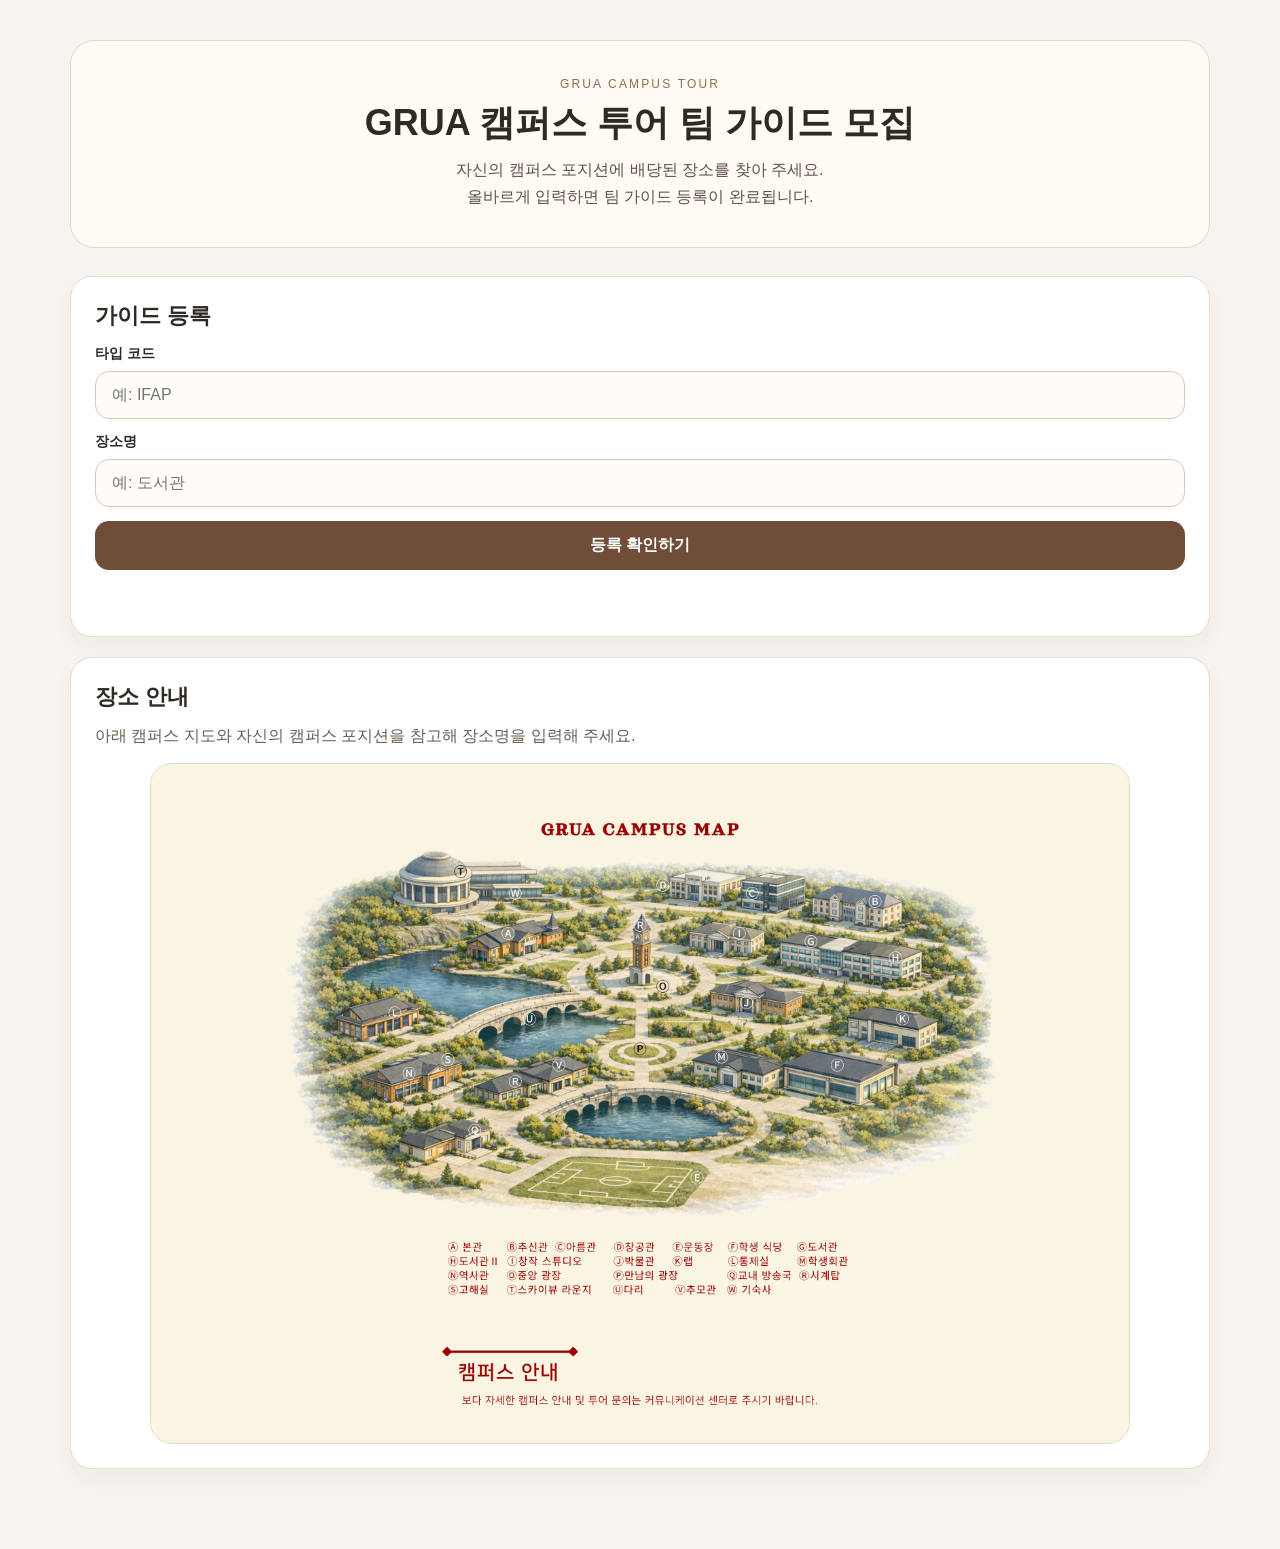
<file: index.html>
<!DOCTYPE html>
<html lang="ko">
<head>
  <meta charset="UTF-8" />
  <meta name="viewport" content="width=device-width, initial-scale=1.0" />
  <title>GRUA 캠퍼스 투어 팀 가이드 모집</title>
  <link rel="stylesheet" href="./assets/style.css" />
</head>
<body>
  <div class="page">
    <header class="hero">
      <p class="eyebrow">GRUA CAMPUS TOUR</p>
      <h1>GRUA 캠퍼스 투어 팀 가이드 모집</h1>
      <p class="hero-desc">
        자신의 캠퍼스 포지션에 배당된 장소를 찾아 주세요.<br />
        올바르게 입력하면 팀 가이드 등록이 완료됩니다.
      </p>
    </header>

    <main class="layout">
      <section class="card">
        <h2>가이드 등록</h2>

        <div class="form-row">
          <label for="typeCode">타입 코드</label>
          <input id="typeCode" type="text" placeholder="예: IFAP" maxlength="4" />
        </div>

        <div class="form-row">
          <label for="placeName">장소명</label>
          <input id="placeName" type="text" placeholder="예: 도서관" />
        </div>

        <button id="submitBtn" class="primary-btn">등록 확인하기</button>

        <div id="messageBox" class="message-box"></div>
      </section>

      <section class="card">
        <h2>장소 안내</h2>
        <p class="section-desc">
          아래 캠퍼스 지도와 자신의 캠퍼스 포지션을 참고해 장소명을 입력해 주세요.
        </p>

        <div class="map-wrap">
          <img src="./assets/campus-map.png" alt="GRUA 캠퍼스 지도" class="campus-map" />
        </div>
      </section>
    </main>
  </div>

  <script src="./assets/app.js"></script>
</body>
</html>
</file>
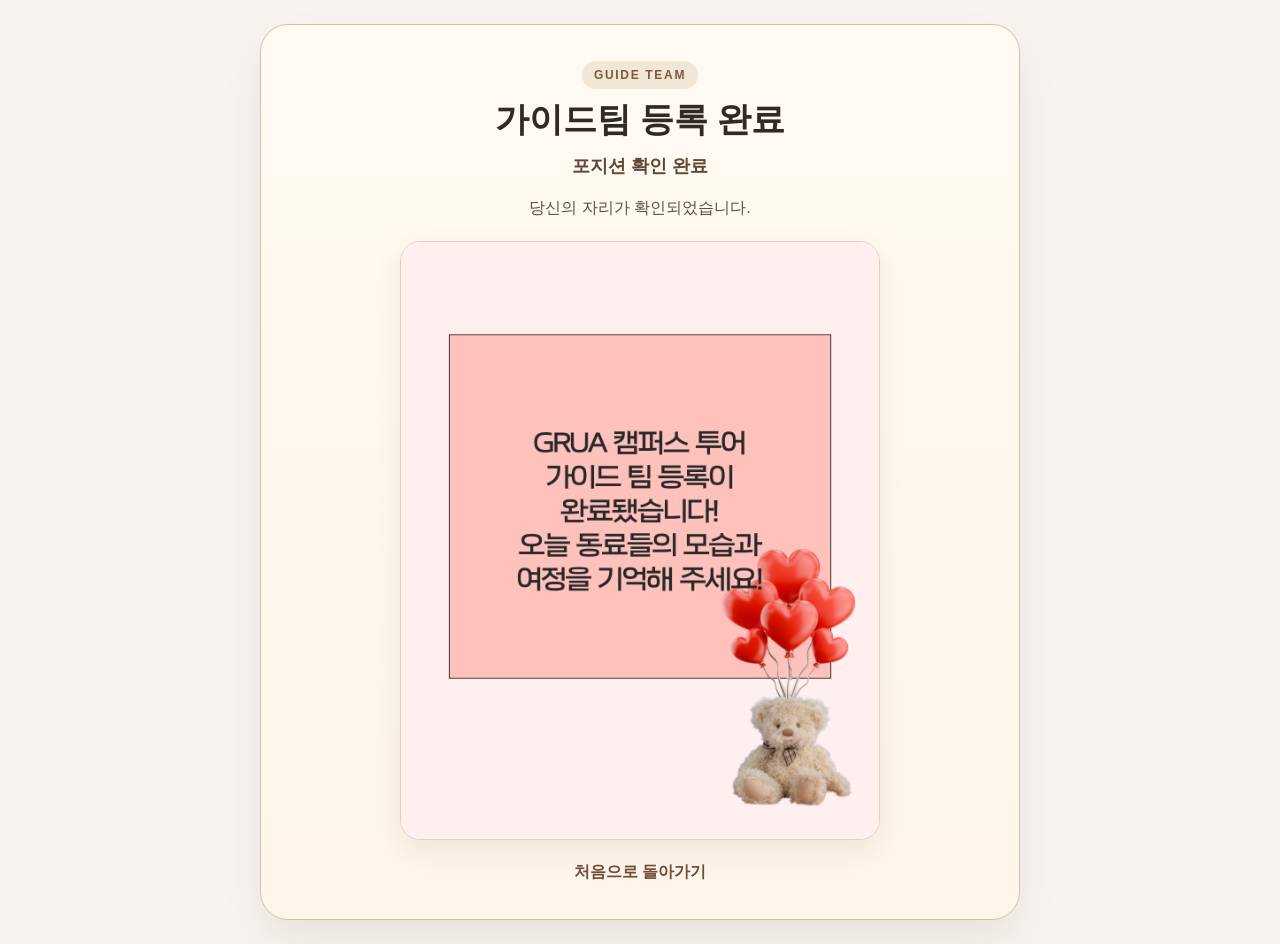
<file: result.html>
<!DOCTYPE html>
<html lang="ko">
<head>
  <meta charset="UTF-8" />
  <meta name="viewport" content="width=device-width, initial-scale=1.0" />
  <title>가이드팀 등록 완료</title>
  <link rel="stylesheet" href="./assets/style.css" />
</head>
<body>
  <div class="result-page">
    <section class="result-screen">
      <div class="result-badge">GUIDE TEAM</div>
      <h1>가이드팀 등록 완료</h1>
      <p id="resultTypeText" class="result-type"></p>
      <p id="resultBuildingText" class="result-building"></p>
      <p class="result-desc">
        당신의 자리가 확인되었습니다.<br />
       
      </p>
      <img src="./assets/bear-team.png" alt="곰돌이 가이드팀" class="bear-image" />
     <a href="./index.html" class="back-link">처음으로 돌아가기</a>
    </section>
  </div>

  <script src="./assets/result.js"></script>
</body>
</html>
</file>
<file: assets/style.css>
* {
  box-sizing: border-box;
}

body {
  margin: 0;
  font-family: "Apple SD Gothic Neo", "Noto Sans KR", sans-serif;
  background: #f7f4ef;
  color: #2f2a25;
}

.page {
  max-width: 1180px;
  margin: 0 auto;
  padding: 40px 20px 80px;
}

.hero {
  text-align: center;
  margin-bottom: 28px;
  padding: 36px 20px;
  background: #fffaf3;
  border: 1px solid #e4d9ca;
  border-radius: 24px;
}

.eyebrow {
  margin: 0 0 10px;
  font-size: 12px;
  letter-spacing: 0.18em;
  color: #8b6f52;
}

.hero h1 {
  margin: 0 0 12px;
  font-size: 36px;
  line-height: 1.2;
}

.hero-desc {
  margin: 0;
  line-height: 1.7;
  color: #5f5348;
}

.layout {
  display: grid;
  gap: 20px;
}

.card {
  background: #fff;
  border: 1px solid #e7ddd1;
  border-radius: 22px;
  padding: 24px;
  box-shadow: 0 10px 25px rgba(60, 40, 10, 0.04);
}

.card h2 {
  margin: 0 0 14px;
  font-size: 22px;
}

.section-desc {
  margin: 0 0 16px;
  color: #6a5d52;
}

.form-row {
  display: flex;
  flex-direction: column;
  gap: 8px;
  margin-bottom: 14px;
}

.form-row label {
  font-size: 14px;
  font-weight: 600;
}

.form-row input {
  width: 100%;
  border: 1px solid #d7c9b8;
  border-radius: 14px;
  padding: 14px 16px;
  font-size: 16px;
  background: #fffcf8;
  color: #2f2a25;
}

.form-row input:focus {
  outline: none;
  border-color: #9f8167;
  box-shadow: 0 0 0 3px rgba(159, 129, 103, 0.14);
}

.primary-btn {
  width: 100%;
  border: none;
  border-radius: 14px;
  padding: 14px 16px;
  font-size: 16px;
  font-weight: 700;
  background: #6f4d38;
  color: #fff;
  cursor: pointer;
  transition: transform 0.18s ease, opacity 0.18s ease;
}

.primary-btn:hover {
  transform: translateY(-1px);
  opacity: 0.96;
}

.message-box {
  min-height: 28px;
  margin-top: 14px;
  font-size: 15px;
  line-height: 1.5;
}

.message-box.success {
  color: #1f6b46;
}

.message-box.error {
  color: #a23131;
}

.message-box.info {
  color: #6a4d2e;
}

.map-wrap {
  width: 100%;
  max-width: 980px;
  margin: 0 auto;
  border-radius: 22px;
  overflow: hidden;
  border: 1px solid #e3d7c8;
  background: #f3ecdf;
}

.campus-map {
  display: block;
  width: 100%;
  height: auto;
}

/* 결과 페이지 */
.result-page {
  min-height: 100vh;
  display: flex;
  align-items: center;
  justify-content: center;
  padding: 24px;
}

.result-screen {
  width: 100%;
  max-width: 760px;
  text-align: center;
  background: linear-gradient(180deg, #fffaf2, #fff5e9);
  border: 1px solid #d8bea0;
  border-radius: 28px;
  padding: 36px 24px;
  box-shadow: 0 20px 40px rgba(60, 30, 10, 0.08);
}

.result-badge {
  display: inline-block;
  margin-bottom: 10px;
  padding: 7px 12px;
  border-radius: 999px;
  font-size: 12px;
  letter-spacing: 0.14em;
  font-weight: 800;
  color: #7a5a3d;
  background: #f2e6d6;
}

.result-screen h1 {
  margin: 0 0 14px;
  font-size: 34px;
  line-height: 1.2;
}

.result-type {
  margin: 0 0 8px;
  font-size: 18px;
  font-weight: 800;
  color: #5e4735;
}

.result-building {
  margin: 0 0 14px;
  font-size: 16px;
  color: #7a6758;
}

.result-desc {
  line-height: 1.7;
  color: #5c4f43;
}

.bear-image {
  display: block;
  max-width: 100%;
  width: 480px;
  height: auto;
  margin: 20px auto 0;
  border-radius: 20px;
  border: 1px solid #e1d2bf;
  box-shadow: 0 12px 30px rgba(70, 40, 10, 0.08);
}

.back-link {
  display: inline-block;
  margin-top: 22px;
  color: #6f4d38;
  font-weight: 700;
  text-decoration: none;
}

.back-link:hover {
  text-decoration: underline;
}

@media (max-width: 768px) {
  .page {
    padding: 24px 16px 60px;
  }

  .hero {
    padding: 28px 16px;
  }

  .hero h1,
  .result-screen h1 {
    font-size: 28px;
  }

  .card,
  .result-screen {
    padding: 18px;
  }

  .bear-image {
    width: 100%;
  }
}
</file>
